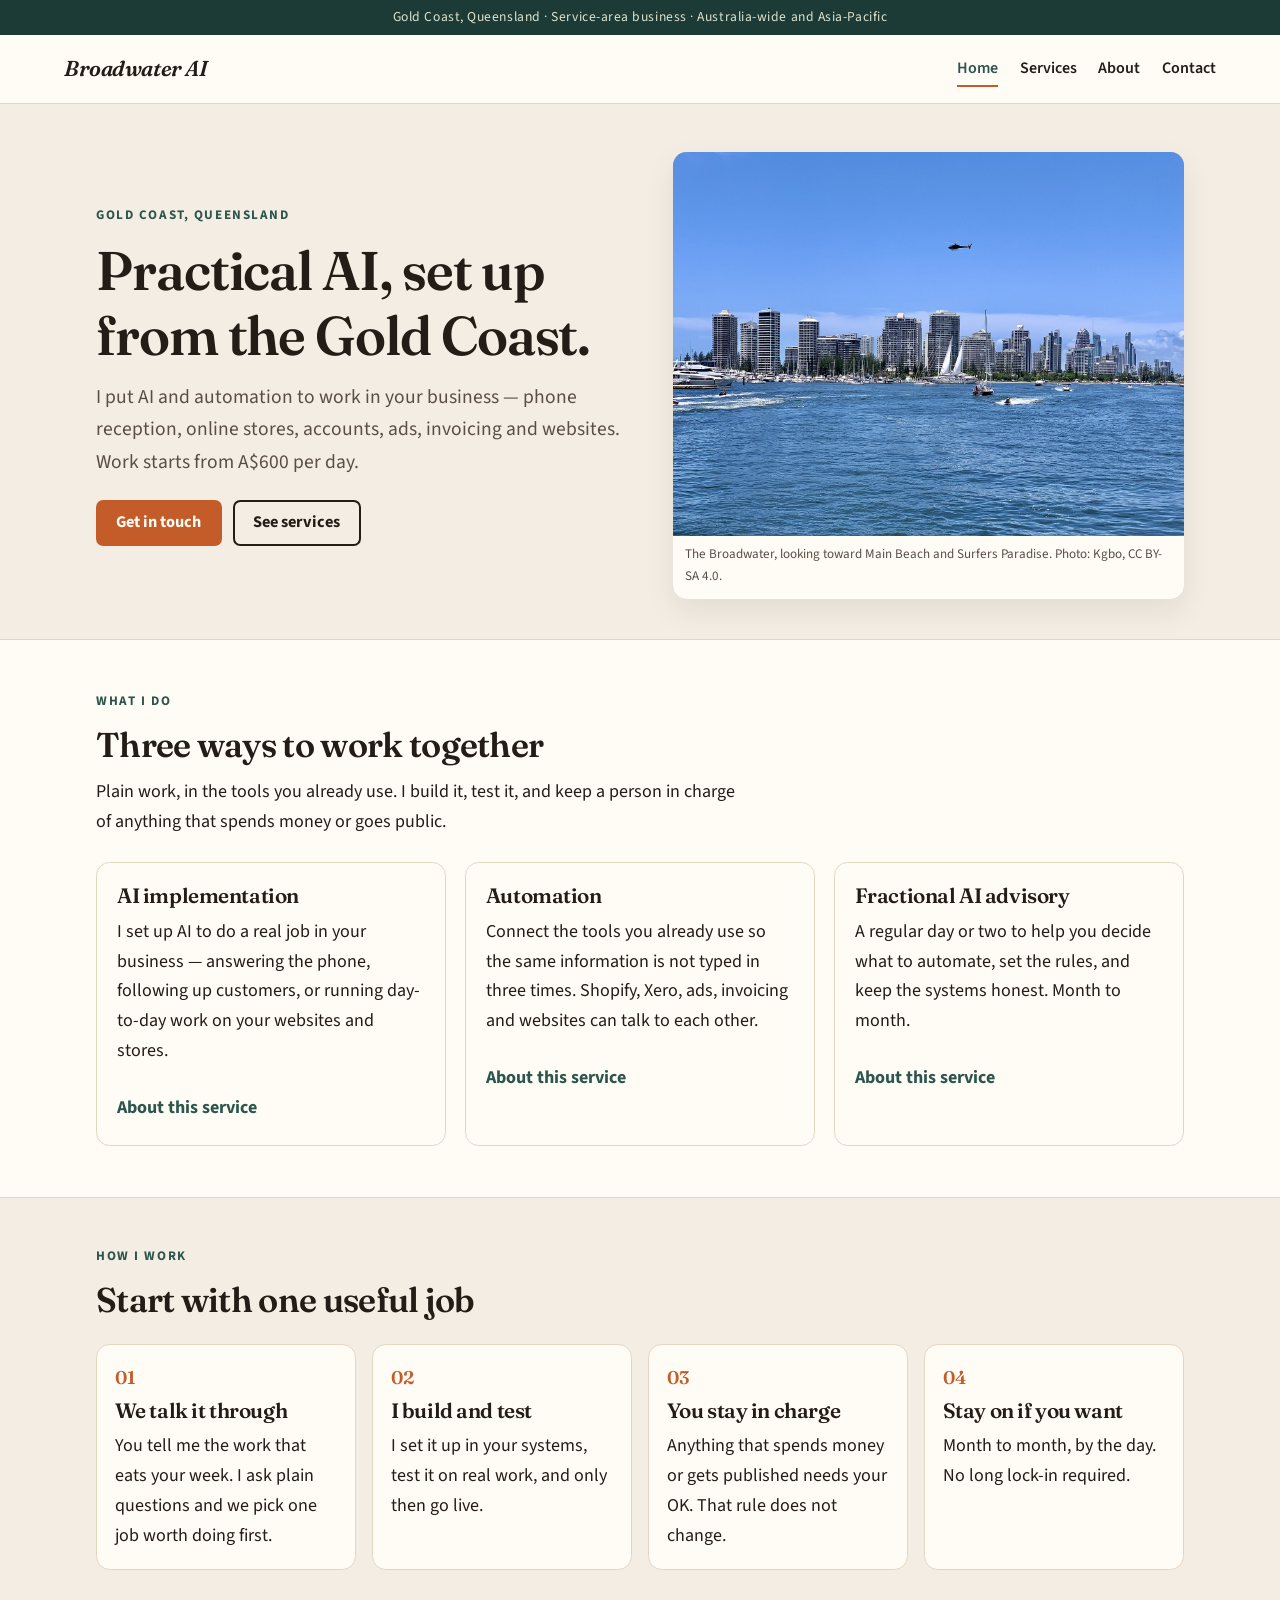
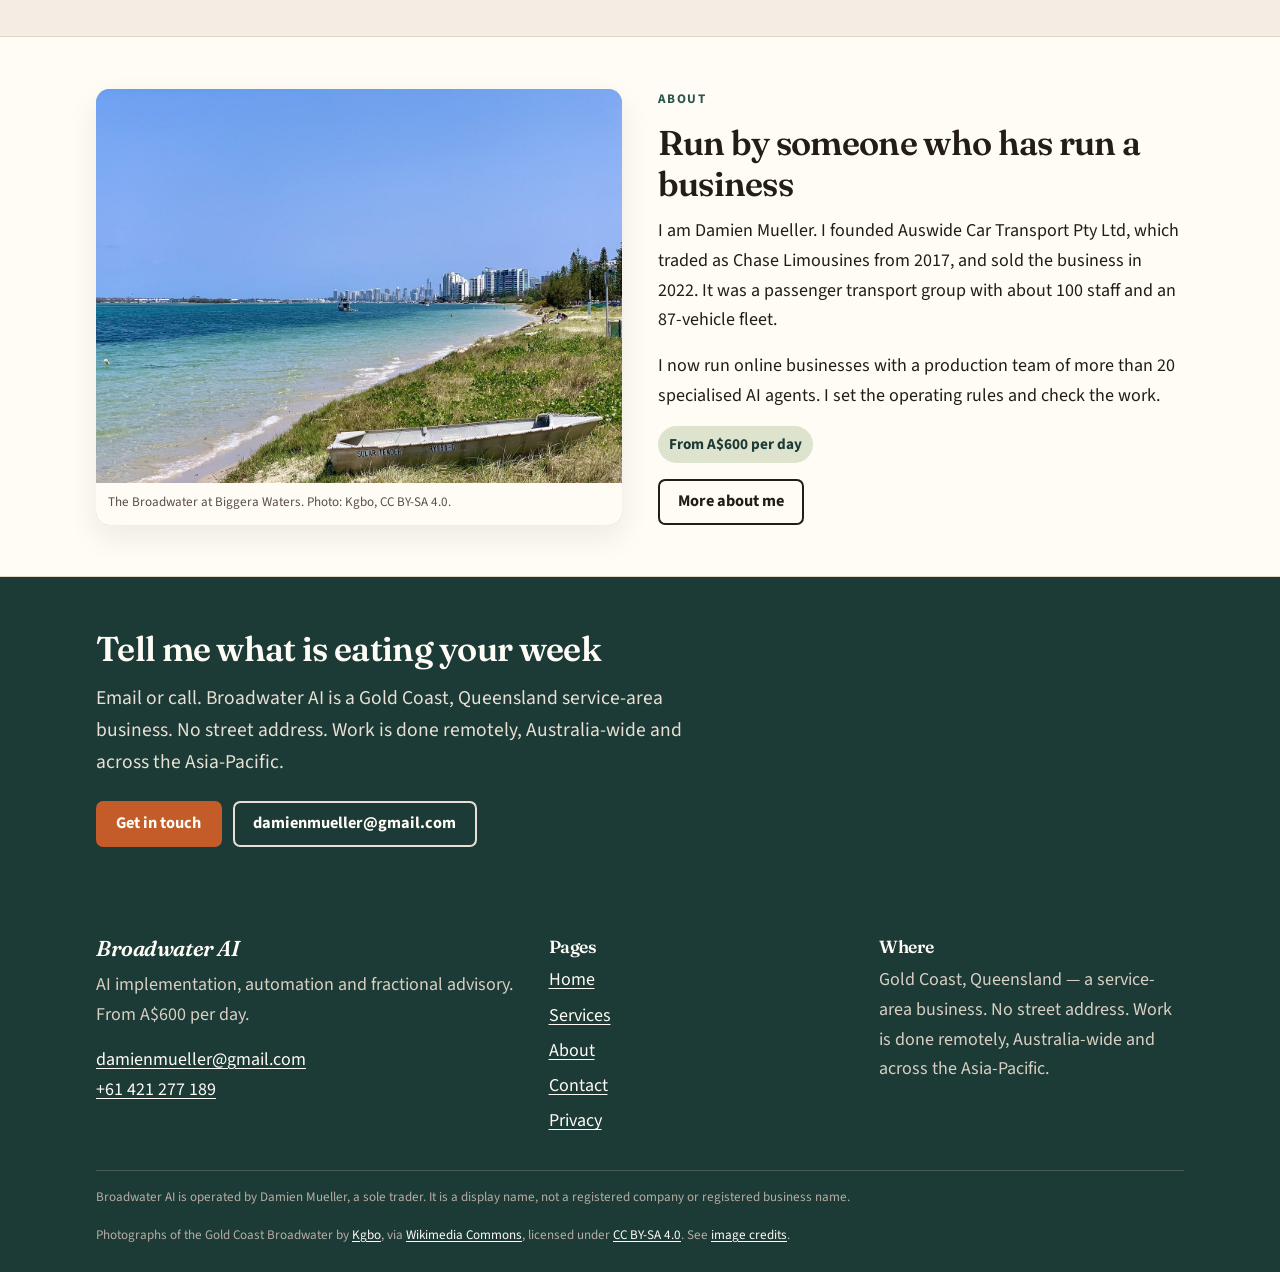
<file: index.html>
<!DOCTYPE html>
<html lang="en-AU">
<head>
  <meta charset="utf-8">
  <meta name="viewport" content="width=device-width, initial-scale=1">
  <title>Broadwater AI — AI implementation from the Gold Coast</title>
  <meta name="description" content="Practical AI implementation, automation and fractional advisory from the Gold Coast. Work starts from A$600 per day. Damien Mueller.">
  <link rel="canonical" href="https://damienmueller-cloud.github.io/gold-coast-ai/">
  <meta name="robots" content="index,follow">
  <meta property="og:type" content="website">
  <meta property="og:site_name" content="Broadwater AI">
  <meta property="og:title" content="Broadwater AI — AI implementation from the Gold Coast">
  <meta property="og:description" content="Practical AI implementation, automation and fractional advisory from the Gold Coast. Work starts from A$600 per day. Damien Mueller.">
  <meta property="og:url" content="https://damienmueller-cloud.github.io/gold-coast-ai/">
  <meta property="og:image" content="https://damienmueller-cloud.github.io/gold-coast-ai/images/og.jpg">
  <meta property="og:image:width" content="1200">
  <meta property="og:image:height" content="630">
  <meta property="og:locale" content="en_AU">
  <meta name="twitter:card" content="summary_large_image">
  <meta name="twitter:title" content="Broadwater AI — AI implementation from the Gold Coast">
  <meta name="twitter:description" content="Practical AI implementation, automation and fractional advisory from the Gold Coast. Work starts from A$600 per day. Damien Mueller.">
  <meta name="twitter:image" content="https://damienmueller-cloud.github.io/gold-coast-ai/images/og.jpg">
  <link rel="icon" href="favicon.svg" type="image/svg+xml">
  <link rel="icon" href="favicon.png" sizes="32x32" type="image/png">
  <link rel="apple-touch-icon" href="apple-touch-icon.png">
  <link rel="stylesheet" href="css/fonts.css">
  <link rel="stylesheet" href="css/styles.css">
  <link rel="preload" as="image" href="images/broadwater-main-beach.jpg">
  <script type="application/ld+json">
  {
    "@context": "https://schema.org",
    "@type": "ProfessionalService",
    "@id": "https://damienmueller-cloud.github.io/gold-coast-ai/#business",
    "name": "Broadwater AI",
    "url": "https://damienmueller-cloud.github.io/gold-coast-ai/",
    "email": "damienmueller@gmail.com",
    "telephone": "+61421277189",
    "description": "AI implementation, automation and fractional AI advisory, based on the Gold Coast. Work starts from A$600 per day.",
    "priceRange": "From A$600 per day (AUD)",
    "image": "https://damienmueller-cloud.github.io/gold-coast-ai/images/og.jpg",
    "founder": {
      "@type": "Person",
      "name": "Damien Mueller",
      "url": "https://damienmueller-cloud.github.io/damien-mueller/",
      "email": "damienmueller@gmail.com",
      "telephone": "+61421277189"
    },
    "address": {
      "@type": "PostalAddress",
      "addressLocality": "Gold Coast",
      "addressRegion": "QLD",
      "addressCountry": "AU"
    },
    "areaServed": ["AU", "Australia", "Asia-Pacific"],
    "sameAs": [
      "https://au.linkedin.com/in/damien-mueller-a53b8a63",
      "https://damienmueller-cloud.github.io/damien-mueller/"
    ]
  }
  </script>

  <script type="application/ld+json">
  {
    "@context": "https://schema.org",
    "@type": "WebSite",
    "name": "Broadwater AI",
    "url": "https://damienmueller-cloud.github.io/gold-coast-ai/",
    "publisher": {"@id": "https://damienmueller-cloud.github.io/gold-coast-ai/#business"}
  }
  </script>
</head>
<body>
  <a class="skip" href="#content">Skip to content</a>
  <div class="topbar">Gold Coast, Queensland · Service-area business · Australia-wide and Asia-Pacific</div>
  <header class="site">
    <div class="header-inner">
      <a class="wordmark" href="index.html">Broadwater AI</a>
      <input type="checkbox" id="nav-toggle">
      <label class="nav-btn" for="nav-toggle">Menu</label>
      <nav class="main" aria-label="Primary">
      <a href="index.html" aria-current="page">Home</a>
      <a href="services.html">Services</a>
      <a href="about.html">About</a>
      <a href="contact.html">Contact</a>
      </nav>
    </div>
  </header>
  <main id="content">

    <section class="hero">
      <div class="wrap hero-grid">
        <div>
          <p class="kicker">Gold Coast, Queensland</p>
          <h1>Practical AI, set up from the Gold Coast.</h1>
          <p class="lede">I put AI and automation to work in your business — phone reception, online stores, accounts, ads, invoicing and websites. Work starts from A$600 per day.</p>
          <div class="actions">
            <a class="btn btn-primary" href="contact.html">Get in touch</a>
            <a class="btn btn-ghost" href="services.html">See services</a>
          </div>
        </div>
        <figure class="frame">
          <img src="images/broadwater-main-beach.jpg" width="1600" height="1200" alt="Main Beach and Surfers Paradise in the distance, seen from the Gold Coast Broadwater on a clear day.">
          <figcaption>The Broadwater, looking toward Main Beach and Surfers Paradise. Photo: Kgbo, CC BY-SA 4.0.</figcaption>
        </figure>
      </div>
    </section>

    <section class="band-paper">
      <div class="wrap">
        <p class="kicker">What I do</p>
        <h2>Three ways to work together</h2>
        <p class="intro">Plain work, in the tools you already use. I build it, test it, and keep a person in charge of anything that spends money or goes public.</p>
        <div class="cards">
          <article class="card">
            <h3>AI implementation</h3>
            <p>I set up AI to do a real job in your business — answering the phone, following up customers, or running day-to-day work on your websites and stores.</p>
            <a class="more" href="services.html#implementation">About this service</a>
          </article>
          <article class="card">
            <h3>Automation</h3>
            <p>Connect the tools you already use so the same information is not typed in three times. Shopify, Xero, ads, invoicing and websites can talk to each other.</p>
            <a class="more" href="services.html#automation">About this service</a>
          </article>
          <article class="card">
            <h3>Fractional AI advisory</h3>
            <p>A regular day or two to help you decide what to automate, set the rules, and keep the systems honest. Month to month.</p>
            <a class="more" href="services.html#advisory">About this service</a>
          </article>
        </div>
      </div>
    </section>

    <section class="band">
      <div class="wrap">
        <p class="kicker">How I work</p>
        <h2>Start with one useful job</h2>
        <ol class="steps">
          <li>
            <h3>We talk it through</h3>
            <p>You tell me the work that eats your week. I ask plain questions and we pick one job worth doing first.</p>
          </li>
          <li>
            <h3>I build and test</h3>
            <p>I set it up in your systems, test it on real work, and only then go live.</p>
          </li>
          <li>
            <h3>You stay in charge</h3>
            <p>Anything that spends money or gets published needs your OK. That rule does not change.</p>
          </li>
          <li>
            <h3>Stay on if you want</h3>
            <p>Month to month, by the day. No long lock-in required.</p>
          </li>
        </ol>
      </div>
    </section>

    <section class="band-paper">
      <div class="wrap split">
        <figure class="frame">
          <img src="images/broadwater-biggera.jpg" width="1400" height="1050" alt="Open water and shoreline of the Gold Coast Broadwater at Biggera Waters.">
          <figcaption>The Broadwater at Biggera Waters. Photo: Kgbo, CC BY-SA 4.0.</figcaption>
        </figure>
        <div>
          <p class="kicker">About</p>
          <h2>Run by someone who has run a business</h2>
          <p>I am Damien Mueller. I founded Auswide Car Transport Pty Ltd, which traded as Chase Limousines from 2017, and sold the business in 2022. It was a passenger transport group with about 100 staff and an 87-vehicle fleet.</p>
          <p>I now run online businesses with a production team of more than 20 specialised AI agents. I set the operating rules and check the work.</p>
          <p><span class="rate-pill">From A$600 per day</span></p>
          <p style="margin-top:1rem"><a class="btn btn-ghost" href="about.html">More about me</a></p>
        </div>
      </div>
    </section>

    <section class="band-sea">
      <div class="wrap">
        <h2>Tell me what is eating your week</h2>
        <p class="lede" style="color:#e8e0d4">Email or call. Broadwater AI is a Gold Coast, Queensland service-area business. No street address. Work is done remotely, Australia-wide and across the Asia-Pacific.</p>
        <div class="actions">
          <a class="btn btn-primary" href="contact.html">Get in touch</a>
          <a class="btn btn-ghost" href="mailto:damienmueller@gmail.com" style="border-color:#e8e0d4;color:#fffbf5">damienmueller@gmail.com</a>
        </div>
      </div>
    </section>
  </main>
  <footer class="site">
    <div class="wrap">
      <div class="foot-grid">
        <div>
          <a class="wordmark" href="index.html">Broadwater AI</a>
          <p>AI implementation, automation and fractional advisory. From A$600 per day.</p>
          <p><a href="mailto:damienmueller@gmail.com">damienmueller@gmail.com</a><br>
          <a href="tel:+61421277189">+61 421 277 189</a></p>
        </div>
        <div>
          <h3>Pages</h3>
          <ul class="foot-links">
            <li><a href="index.html">Home</a></li>
            <li><a href="services.html">Services</a></li>
            <li><a href="about.html">About</a></li>
            <li><a href="contact.html">Contact</a></li>
            <li><a href="privacy.html">Privacy</a></li>
          </ul>
        </div>
        <div>
          <h3>Where</h3>
          <p>Gold Coast, Queensland — a service-area business. No street address. Work is done remotely, Australia-wide and across the Asia-Pacific.</p>
        </div>
      </div>
      <div class="tiny">
        <p>Broadwater AI is operated by Damien Mueller, a sole trader. It is a display name, not a registered company or registered business name.</p>
        <p>Photographs of the Gold Coast Broadwater by <a href="https://commons.wikimedia.org/wiki/User:Kgbo">Kgbo</a>, via <a href="https://commons.wikimedia.org/">Wikimedia Commons</a>, licensed under <a href="https://creativecommons.org/licenses/by-sa/4.0/">CC BY-SA 4.0</a>. See <a href="images/CREDITS.txt">image credits</a>.</p>
      </div>
    </div>
  </footer>
</body>
</html>
</file>
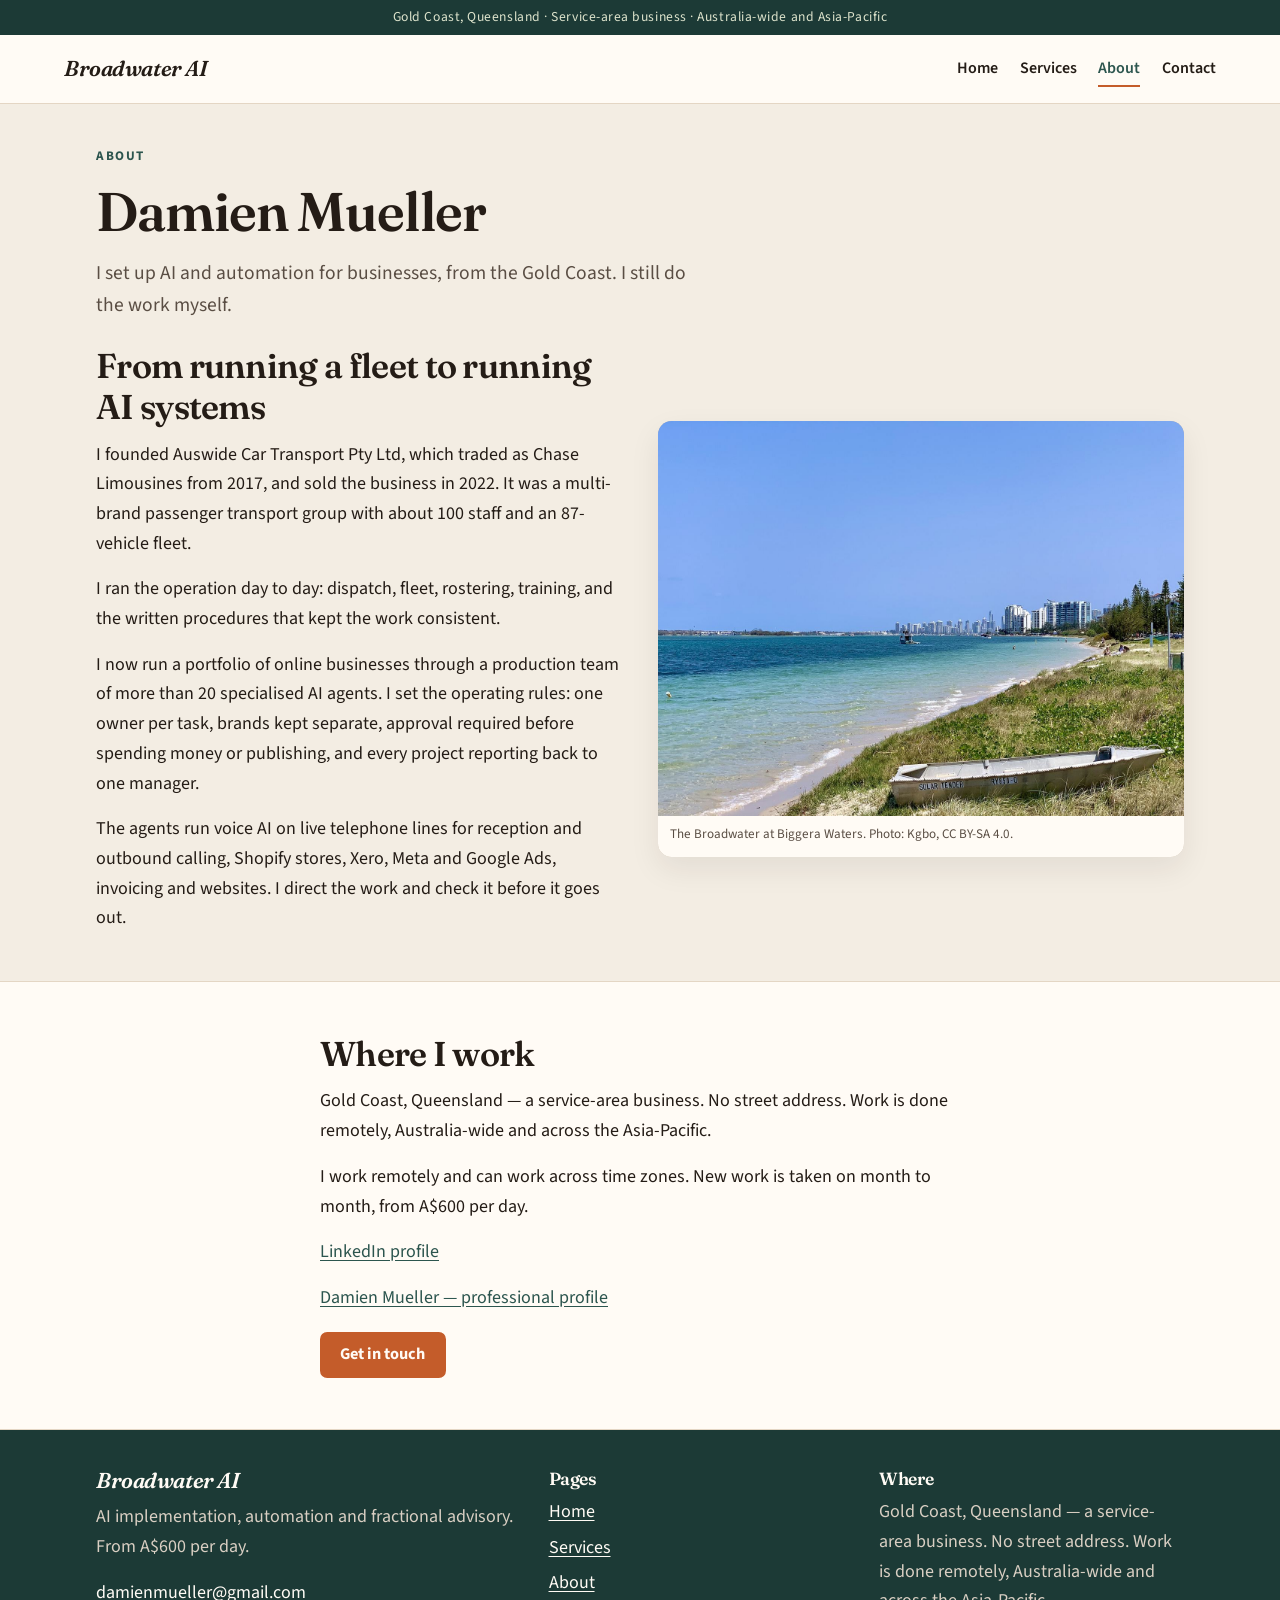
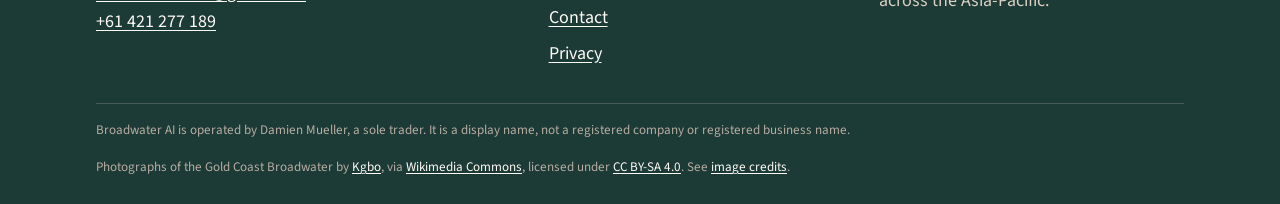
<file: about.html>
<!DOCTYPE html>
<html lang="en-AU">
<head>
  <meta charset="utf-8">
  <meta name="viewport" content="width=device-width, initial-scale=1">
  <title>About Damien Mueller — Broadwater AI</title>
  <meta name="description" content="Damien Mueller founded a transport business, and now runs online businesses with specialised AI agents. Based on the Gold Coast.">
  <link rel="canonical" href="https://damienmueller-cloud.github.io/gold-coast-ai/about.html">
  <meta name="robots" content="index,follow">
  <meta property="og:type" content="website">
  <meta property="og:site_name" content="Broadwater AI">
  <meta property="og:title" content="About Damien Mueller — Broadwater AI">
  <meta property="og:description" content="Damien Mueller founded a transport business, and now runs online businesses with specialised AI agents. Based on the Gold Coast.">
  <meta property="og:url" content="https://damienmueller-cloud.github.io/gold-coast-ai/about.html">
  <meta property="og:image" content="https://damienmueller-cloud.github.io/gold-coast-ai/images/og.jpg">
  <meta property="og:image:width" content="1200">
  <meta property="og:image:height" content="630">
  <meta property="og:locale" content="en_AU">
  <meta name="twitter:card" content="summary_large_image">
  <meta name="twitter:title" content="About Damien Mueller — Broadwater AI">
  <meta name="twitter:description" content="Damien Mueller founded a transport business, and now runs online businesses with specialised AI agents. Based on the Gold Coast.">
  <meta name="twitter:image" content="https://damienmueller-cloud.github.io/gold-coast-ai/images/og.jpg">
  <link rel="icon" href="favicon.svg" type="image/svg+xml">
  <link rel="icon" href="favicon.png" sizes="32x32" type="image/png">
  <link rel="apple-touch-icon" href="apple-touch-icon.png">
  <link rel="stylesheet" href="css/fonts.css">
  <link rel="stylesheet" href="css/styles.css">
  <script type="application/ld+json">
  {
    "@context": "https://schema.org",
    "@type": "ProfessionalService",
    "@id": "https://damienmueller-cloud.github.io/gold-coast-ai/#business",
    "name": "Broadwater AI",
    "url": "https://damienmueller-cloud.github.io/gold-coast-ai/",
    "email": "damienmueller@gmail.com",
    "telephone": "+61421277189",
    "description": "AI implementation, automation and fractional AI advisory, based on the Gold Coast. Work starts from A$600 per day.",
    "priceRange": "From A$600 per day (AUD)",
    "image": "https://damienmueller-cloud.github.io/gold-coast-ai/images/og.jpg",
    "founder": {
      "@type": "Person",
      "name": "Damien Mueller",
      "url": "https://damienmueller-cloud.github.io/damien-mueller/",
      "email": "damienmueller@gmail.com",
      "telephone": "+61421277189"
    },
    "address": {
      "@type": "PostalAddress",
      "addressLocality": "Gold Coast",
      "addressRegion": "QLD",
      "addressCountry": "AU"
    },
    "areaServed": ["AU", "Australia", "Asia-Pacific"],
    "sameAs": [
      "https://au.linkedin.com/in/damien-mueller-a53b8a63",
      "https://damienmueller-cloud.github.io/damien-mueller/"
    ]
  }
  </script>
</head>
<body>
  <a class="skip" href="#content">Skip to content</a>
  <div class="topbar">Gold Coast, Queensland · Service-area business · Australia-wide and Asia-Pacific</div>
  <header class="site">
    <div class="header-inner">
      <a class="wordmark" href="index.html">Broadwater AI</a>
      <input type="checkbox" id="nav-toggle">
      <label class="nav-btn" for="nav-toggle">Menu</label>
      <nav class="main" aria-label="Primary">
      <a href="index.html">Home</a>
      <a href="services.html">Services</a>
      <a href="about.html" aria-current="page">About</a>
      <a href="contact.html">Contact</a>
      </nav>
    </div>
  </header>
  <main id="content">

    <section class="page-head">
      <div class="wrap">
        <p class="kicker">About</p>
        <h1>Damien Mueller</h1>
        <p class="lede">I set up AI and automation for businesses, from the Gold Coast. I still do the work myself.</p>
      </div>
    </section>

    <section class="band" style="padding-top:0">
      <div class="wrap split">
        <div>
          <h2>From running a fleet to running AI systems</h2>
          <p>I founded Auswide Car Transport Pty Ltd, which traded as Chase Limousines from 2017, and sold the business in 2022. It was a multi-brand passenger transport group with about 100 staff and an 87-vehicle fleet.</p>
          <p>I ran the operation day to day: dispatch, fleet, rostering, training, and the written procedures that kept the work consistent.</p>
          <p>I now run a portfolio of online businesses through a production team of more than 20 specialised AI agents. I set the operating rules: one owner per task, brands kept separate, approval required before spending money or publishing, and every project reporting back to one manager.</p>
          <p>The agents run voice AI on live telephone lines for reception and outbound calling, Shopify stores, Xero, Meta and Google Ads, invoicing and websites. I direct the work and check it before it goes out.</p>
        </div>
        <figure class="frame">
          <img src="images/broadwater-biggera.jpg" width="1400" height="1050" alt="The Gold Coast Broadwater at Biggera Waters, looking across open water.">
          <figcaption>The Broadwater at Biggera Waters. Photo: Kgbo, CC BY-SA 4.0.</figcaption>
        </figure>
      </div>
    </section>

    <section class="band-paper">
      <div class="wrap intro">
        <h2>Where I work</h2>
        <p>Gold Coast, Queensland — a service-area business. No street address. Work is done remotely, Australia-wide and across the Asia-Pacific.</p>
        <p>I work remotely and can work across time zones. New work is taken on month to month, from A$600 per day.</p>
        <p><a href="https://au.linkedin.com/in/damien-mueller-a53b8a63">LinkedIn profile</a></p>
        <p><a href="https://damienmueller-cloud.github.io/damien-mueller/">Damien Mueller — professional profile</a></p>
        <p style="margin-top:1.2rem"><a class="btn btn-primary" href="contact.html">Get in touch</a></p>
      </div>
    </section>
  </main>
  <footer class="site">
    <div class="wrap">
      <div class="foot-grid">
        <div>
          <a class="wordmark" href="index.html">Broadwater AI</a>
          <p>AI implementation, automation and fractional advisory. From A$600 per day.</p>
          <p><a href="mailto:damienmueller@gmail.com">damienmueller@gmail.com</a><br>
          <a href="tel:+61421277189">+61 421 277 189</a></p>
        </div>
        <div>
          <h3>Pages</h3>
          <ul class="foot-links">
            <li><a href="index.html">Home</a></li>
            <li><a href="services.html">Services</a></li>
            <li><a href="about.html">About</a></li>
            <li><a href="contact.html">Contact</a></li>
            <li><a href="privacy.html">Privacy</a></li>
          </ul>
        </div>
        <div>
          <h3>Where</h3>
          <p>Gold Coast, Queensland — a service-area business. No street address. Work is done remotely, Australia-wide and across the Asia-Pacific.</p>
        </div>
      </div>
      <div class="tiny">
        <p>Broadwater AI is operated by Damien Mueller, a sole trader. It is a display name, not a registered company or registered business name.</p>
        <p>Photographs of the Gold Coast Broadwater by <a href="https://commons.wikimedia.org/wiki/User:Kgbo">Kgbo</a>, via <a href="https://commons.wikimedia.org/">Wikimedia Commons</a>, licensed under <a href="https://creativecommons.org/licenses/by-sa/4.0/">CC BY-SA 4.0</a>. See <a href="images/CREDITS.txt">image credits</a>.</p>
      </div>
    </div>
  </footer>
</body>
</html>
</file>
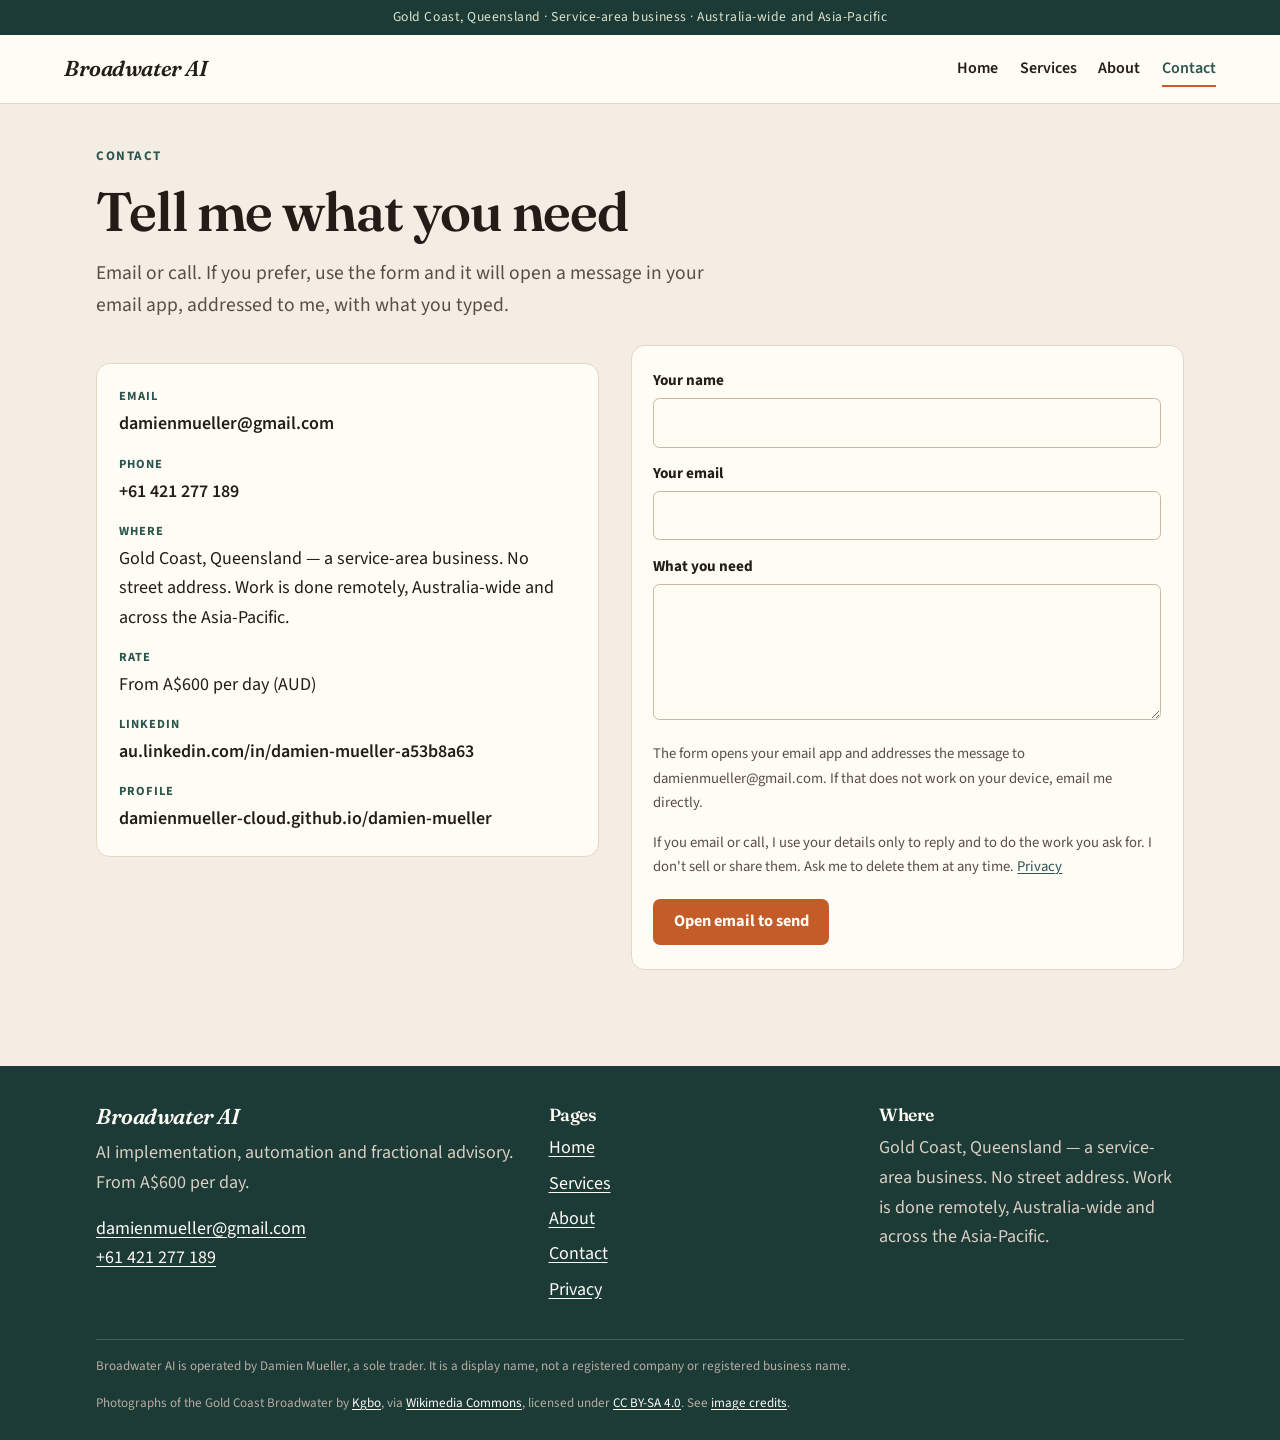
<file: contact.html>
<!DOCTYPE html>
<html lang="en-AU">
<head>
  <meta charset="utf-8">
  <meta name="viewport" content="width=device-width, initial-scale=1">
  <title>Contact — Broadwater AI</title>
  <meta name="description" content="Contact Damien Mueller at Broadwater AI. Email damienmueller@gmail.com or call +61 421 277 189. Gold Coast, Queensland service-area business. No street address.">
  <link rel="canonical" href="https://damienmueller-cloud.github.io/gold-coast-ai/contact.html">
  <meta name="robots" content="index,follow">
  <meta property="og:type" content="website">
  <meta property="og:site_name" content="Broadwater AI">
  <meta property="og:title" content="Contact — Broadwater AI">
  <meta property="og:description" content="Contact Damien Mueller at Broadwater AI. Email damienmueller@gmail.com or call +61 421 277 189. Gold Coast, Queensland service-area business. No street address.">
  <meta property="og:url" content="https://damienmueller-cloud.github.io/gold-coast-ai/contact.html">
  <meta property="og:image" content="https://damienmueller-cloud.github.io/gold-coast-ai/images/og.jpg">
  <meta property="og:image:width" content="1200">
  <meta property="og:image:height" content="630">
  <meta property="og:locale" content="en_AU">
  <meta name="twitter:card" content="summary_large_image">
  <meta name="twitter:title" content="Contact — Broadwater AI">
  <meta name="twitter:description" content="Contact Damien Mueller at Broadwater AI. Email damienmueller@gmail.com or call +61 421 277 189. Gold Coast, Queensland service-area business. No street address.">
  <meta name="twitter:image" content="https://damienmueller-cloud.github.io/gold-coast-ai/images/og.jpg">
  <link rel="icon" href="favicon.svg" type="image/svg+xml">
  <link rel="icon" href="favicon.png" sizes="32x32" type="image/png">
  <link rel="apple-touch-icon" href="apple-touch-icon.png">
  <link rel="stylesheet" href="css/fonts.css">
  <link rel="stylesheet" href="css/styles.css">
  <script type="application/ld+json">
  {
    "@context": "https://schema.org",
    "@type": "ProfessionalService",
    "@id": "https://damienmueller-cloud.github.io/gold-coast-ai/#business",
    "name": "Broadwater AI",
    "url": "https://damienmueller-cloud.github.io/gold-coast-ai/",
    "email": "damienmueller@gmail.com",
    "telephone": "+61421277189",
    "description": "AI implementation, automation and fractional AI advisory, based on the Gold Coast. Work starts from A$600 per day.",
    "priceRange": "From A$600 per day (AUD)",
    "image": "https://damienmueller-cloud.github.io/gold-coast-ai/images/og.jpg",
    "founder": {
      "@type": "Person",
      "name": "Damien Mueller",
      "url": "https://damienmueller-cloud.github.io/damien-mueller/",
      "email": "damienmueller@gmail.com",
      "telephone": "+61421277189"
    },
    "address": {
      "@type": "PostalAddress",
      "addressLocality": "Gold Coast",
      "addressRegion": "QLD",
      "addressCountry": "AU"
    },
    "areaServed": ["AU", "Australia", "Asia-Pacific"],
    "sameAs": [
      "https://au.linkedin.com/in/damien-mueller-a53b8a63",
      "https://damienmueller-cloud.github.io/damien-mueller/"
    ]
  }
  </script>
</head>
<body>
  <a class="skip" href="#content">Skip to content</a>
  <div class="topbar">Gold Coast, Queensland · Service-area business · Australia-wide and Asia-Pacific</div>
  <header class="site">
    <div class="header-inner">
      <a class="wordmark" href="index.html">Broadwater AI</a>
      <input type="checkbox" id="nav-toggle">
      <label class="nav-btn" for="nav-toggle">Menu</label>
      <nav class="main" aria-label="Primary">
      <a href="index.html">Home</a>
      <a href="services.html">Services</a>
      <a href="about.html">About</a>
      <a href="contact.html" aria-current="page">Contact</a>
      </nav>
    </div>
  </header>
  <main id="content">

    <section class="page-head">
      <div class="wrap">
        <p class="kicker">Contact</p>
        <h1>Tell me what you need</h1>
        <p class="lede">Email or call. If you prefer, use the form and it will open a message in your email app, addressed to me, with what you typed.</p>
      </div>
    </section>

    <section class="band" style="padding-top:0">
      <div class="wrap contact-grid">
        <dl class="details">
          <dt>Email</dt>
          <dd><a href="mailto:damienmueller@gmail.com">damienmueller@gmail.com</a></dd>
          <dt>Phone</dt>
          <dd><a href="tel:+61421277189">+61 421 277 189</a></dd>
          <dt>Where</dt>
          <dd>Gold Coast, Queensland — a service-area business. No street address. Work is done remotely, Australia-wide and across the Asia-Pacific.</dd>
          <dt>Rate</dt>
          <dd>From A$600 per day (AUD)</dd>
          <dt>LinkedIn</dt>
          <dd><a href="https://au.linkedin.com/in/damien-mueller-a53b8a63">au.linkedin.com/in/damien-mueller-a53b8a63</a></dd>
          <dt>Profile</dt>
          <dd><a href="https://damienmueller-cloud.github.io/damien-mueller/">damienmueller-cloud.github.io/damien-mueller</a></dd>
        </dl>

        <form class="mailform" id="contact-form" action="mailto:damienmueller@gmail.com?subject=Broadwater%20AI%20enquiry" method="post" enctype="text/plain">
          <label for="name">Your name</label>
          <input id="name" name="Name" type="text" autocomplete="name" required>

          <label for="email">Your email</label>
          <input id="email" name="Email" type="email" autocomplete="email" required>

          <label for="message">What you need</label>
          <textarea id="message" name="Message" required></textarea>

          <p class="form-note">The form opens your email app and addresses the message to damienmueller@gmail.com. If that does not work on your device, email me directly.</p>
          <p class="form-note">If you email or call, I use your details only to reply and to do the work you ask for. I don't sell or share them. Ask me to delete them at any time. <a href="privacy.html">Privacy</a></p>
          <button class="btn btn-primary" type="submit">Open email to send</button>
        </form>
      </div>
    </section>
  <script src="js/contact.js"></script>
  </main>
  <footer class="site">
    <div class="wrap">
      <div class="foot-grid">
        <div>
          <a class="wordmark" href="index.html">Broadwater AI</a>
          <p>AI implementation, automation and fractional advisory. From A$600 per day.</p>
          <p><a href="mailto:damienmueller@gmail.com">damienmueller@gmail.com</a><br>
          <a href="tel:+61421277189">+61 421 277 189</a></p>
        </div>
        <div>
          <h3>Pages</h3>
          <ul class="foot-links">
            <li><a href="index.html">Home</a></li>
            <li><a href="services.html">Services</a></li>
            <li><a href="about.html">About</a></li>
            <li><a href="contact.html">Contact</a></li>
            <li><a href="privacy.html">Privacy</a></li>
          </ul>
        </div>
        <div>
          <h3>Where</h3>
          <p>Gold Coast, Queensland — a service-area business. No street address. Work is done remotely, Australia-wide and across the Asia-Pacific.</p>
        </div>
      </div>
      <div class="tiny">
        <p>Broadwater AI is operated by Damien Mueller, a sole trader. It is a display name, not a registered company or registered business name.</p>
        <p>Photographs of the Gold Coast Broadwater by <a href="https://commons.wikimedia.org/wiki/User:Kgbo">Kgbo</a>, via <a href="https://commons.wikimedia.org/">Wikimedia Commons</a>, licensed under <a href="https://creativecommons.org/licenses/by-sa/4.0/">CC BY-SA 4.0</a>. See <a href="images/CREDITS.txt">image credits</a>.</p>
      </div>
    </div>
  </footer>
</body>
</html>
</file>
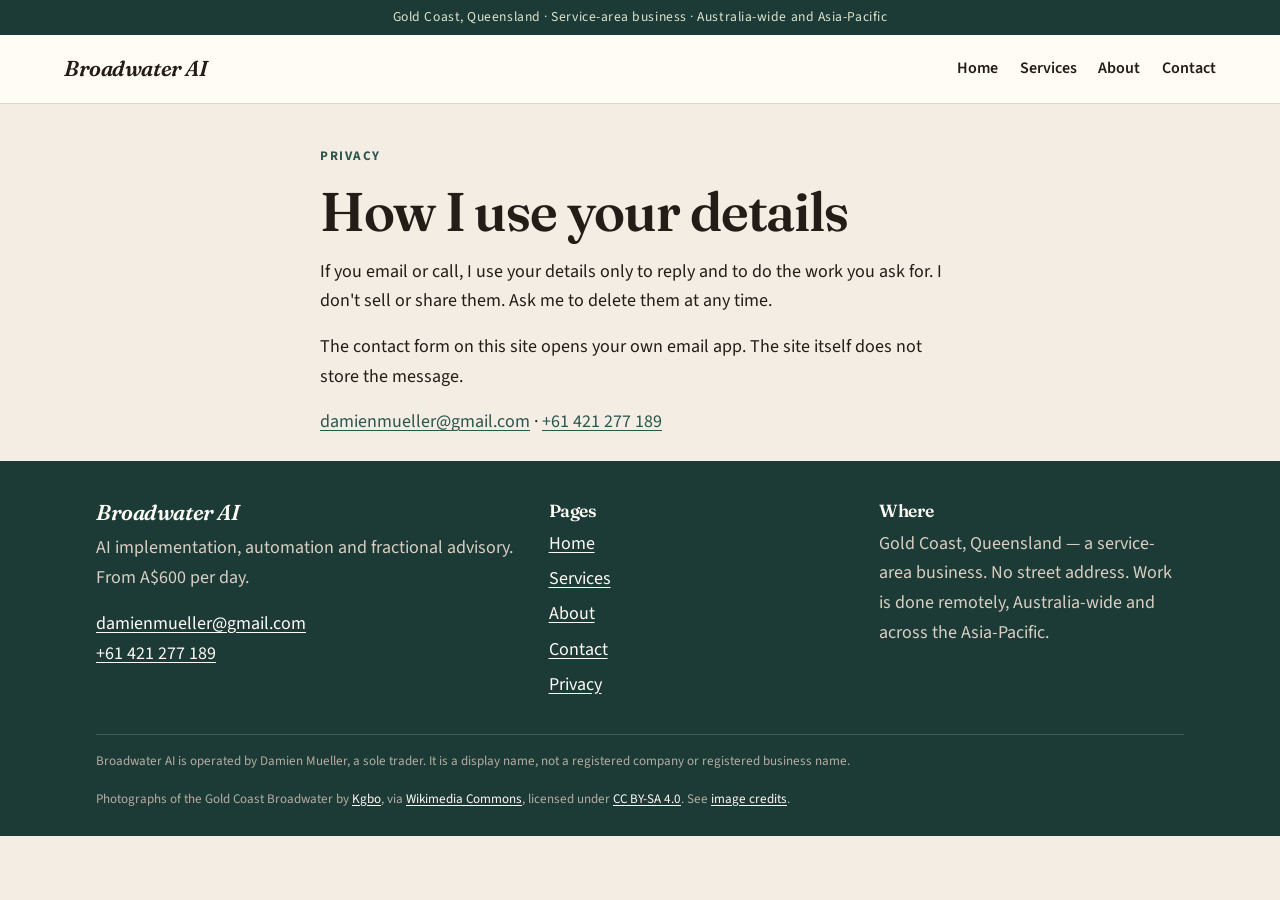
<file: privacy.html>
<!DOCTYPE html>
<html lang="en-AU">
<head>
  <meta charset="utf-8">
  <meta name="viewport" content="width=device-width, initial-scale=1">
  <title>Privacy — Broadwater AI</title>
  <meta name="description" content="If you email or call Broadwater AI, your details are used only to reply and to do the work you ask for. They are not sold or shared.">
  <link rel="canonical" href="https://damienmueller-cloud.github.io/gold-coast-ai/privacy.html">
  <meta name="robots" content="index,follow">
  <meta property="og:type" content="website">
  <meta property="og:site_name" content="Broadwater AI">
  <meta property="og:title" content="Privacy — Broadwater AI">
  <meta property="og:description" content="If you email or call Broadwater AI, your details are used only to reply and to do the work you ask for. They are not sold or shared.">
  <meta property="og:url" content="https://damienmueller-cloud.github.io/gold-coast-ai/privacy.html">
  <meta property="og:image" content="https://damienmueller-cloud.github.io/gold-coast-ai/images/og.jpg">
  <meta property="og:image:width" content="1200">
  <meta property="og:image:height" content="630">
  <meta property="og:locale" content="en_AU">
  <meta name="twitter:card" content="summary_large_image">
  <meta name="twitter:title" content="Privacy — Broadwater AI">
  <meta name="twitter:description" content="If you email or call Broadwater AI, your details are used only to reply and to do the work you ask for. They are not sold or shared.">
  <meta name="twitter:image" content="https://damienmueller-cloud.github.io/gold-coast-ai/images/og.jpg">
  <link rel="icon" href="favicon.svg" type="image/svg+xml">
  <link rel="icon" href="favicon.png" sizes="32x32" type="image/png">
  <link rel="apple-touch-icon" href="apple-touch-icon.png">
  <link rel="stylesheet" href="css/fonts.css">
  <link rel="stylesheet" href="css/styles.css">
</head>
<body>
  <a class="skip" href="#content">Skip to content</a>
  <div class="topbar">Gold Coast, Queensland · Service-area business · Australia-wide and Asia-Pacific</div>
  <header class="site">
    <div class="header-inner">
      <a class="wordmark" href="index.html">Broadwater AI</a>
      <input type="checkbox" id="nav-toggle">
      <label class="nav-btn" for="nav-toggle">Menu</label>
      <nav class="main" aria-label="Primary">
      <a href="index.html">Home</a>
      <a href="services.html">Services</a>
      <a href="about.html">About</a>
      <a href="contact.html">Contact</a>
      </nav>
    </div>
  </header>
  <main id="content">
    <section class="page-head">
      <div class="wrap intro">
        <p class="kicker">Privacy</p>
        <h1>How I use your details</h1>
        <p>If you email or call, I use your details only to reply and to do the work you ask for. I don't sell or share them. Ask me to delete them at any time.</p>
        <p>The contact form on this site opens your own email app. The site itself does not store the message.</p>
        <p><a href="mailto:damienmueller@gmail.com">damienmueller@gmail.com</a> · <a href="tel:+61421277189">+61 421 277 189</a></p>
      </div>
    </section>
  </main>
  <footer class="site">
    <div class="wrap">
      <div class="foot-grid">
        <div>
          <a class="wordmark" href="index.html">Broadwater AI</a>
          <p>AI implementation, automation and fractional advisory. From A$600 per day.</p>
          <p><a href="mailto:damienmueller@gmail.com">damienmueller@gmail.com</a><br>
          <a href="tel:+61421277189">+61 421 277 189</a></p>
        </div>
        <div>
          <h3>Pages</h3>
          <ul class="foot-links">
            <li><a href="index.html">Home</a></li>
            <li><a href="services.html">Services</a></li>
            <li><a href="about.html">About</a></li>
            <li><a href="contact.html">Contact</a></li>
            <li><a href="privacy.html">Privacy</a></li>
          </ul>
        </div>
        <div>
          <h3>Where</h3>
          <p>Gold Coast, Queensland — a service-area business. No street address. Work is done remotely, Australia-wide and across the Asia-Pacific.</p>
        </div>
      </div>
      <div class="tiny">
        <p>Broadwater AI is operated by Damien Mueller, a sole trader. It is a display name, not a registered company or registered business name.</p>
        <p>Photographs of the Gold Coast Broadwater by <a href="https://commons.wikimedia.org/wiki/User:Kgbo">Kgbo</a>, via <a href="https://commons.wikimedia.org/">Wikimedia Commons</a>, licensed under <a href="https://creativecommons.org/licenses/by-sa/4.0/">CC BY-SA 4.0</a>. See <a href="images/CREDITS.txt">image credits</a>.</p>
      </div>
    </div>
  </footer>
</body>
</html>
</file>
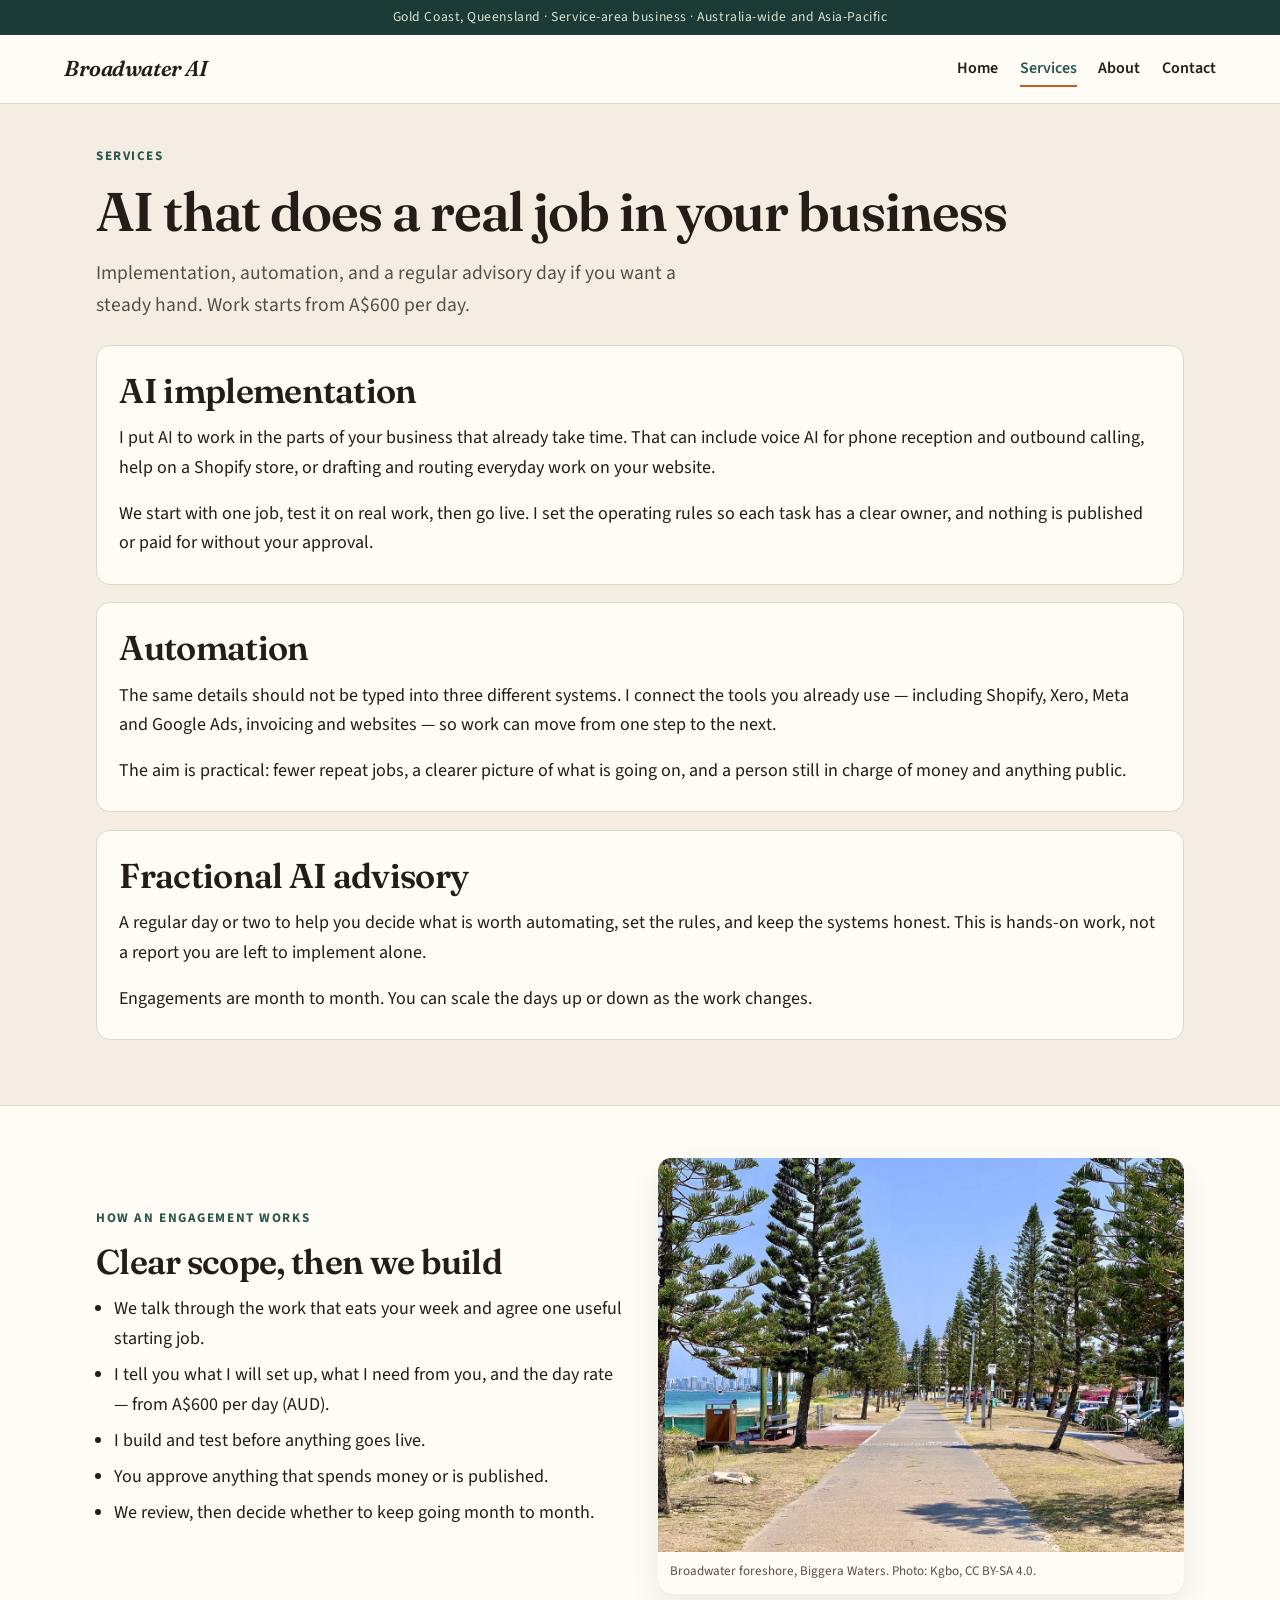
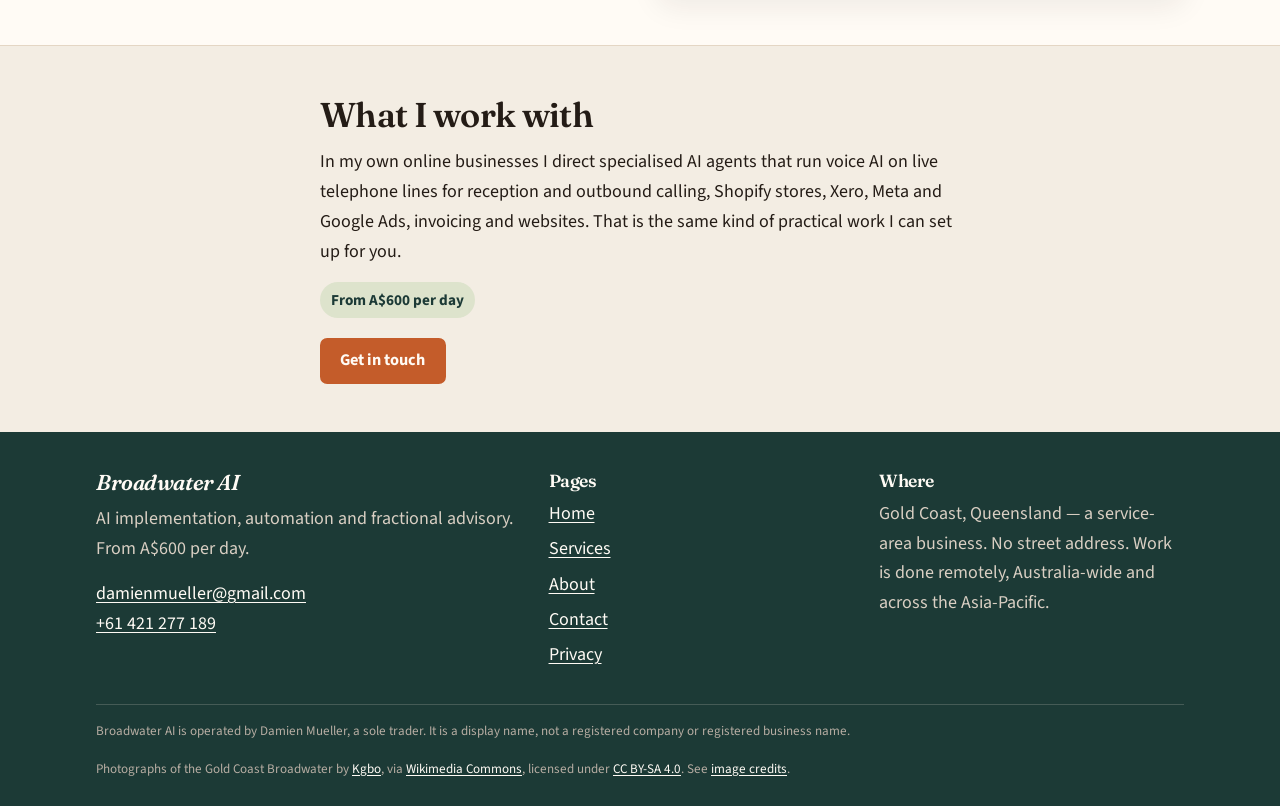
<file: services.html>
<!DOCTYPE html>
<html lang="en-AU">
<head>
  <meta charset="utf-8">
  <meta name="viewport" content="width=device-width, initial-scale=1">
  <title>Services — Broadwater AI</title>
  <meta name="description" content="AI implementation, automation, and fractional AI advisory from Broadwater AI on the Gold Coast. From A$600 per day.">
  <link rel="canonical" href="https://damienmueller-cloud.github.io/gold-coast-ai/services.html">
  <meta name="robots" content="index,follow">
  <meta property="og:type" content="website">
  <meta property="og:site_name" content="Broadwater AI">
  <meta property="og:title" content="Services — Broadwater AI">
  <meta property="og:description" content="AI implementation, automation, and fractional AI advisory from Broadwater AI on the Gold Coast. From A$600 per day.">
  <meta property="og:url" content="https://damienmueller-cloud.github.io/gold-coast-ai/services.html">
  <meta property="og:image" content="https://damienmueller-cloud.github.io/gold-coast-ai/images/og.jpg">
  <meta property="og:image:width" content="1200">
  <meta property="og:image:height" content="630">
  <meta property="og:locale" content="en_AU">
  <meta name="twitter:card" content="summary_large_image">
  <meta name="twitter:title" content="Services — Broadwater AI">
  <meta name="twitter:description" content="AI implementation, automation, and fractional AI advisory from Broadwater AI on the Gold Coast. From A$600 per day.">
  <meta name="twitter:image" content="https://damienmueller-cloud.github.io/gold-coast-ai/images/og.jpg">
  <link rel="icon" href="favicon.svg" type="image/svg+xml">
  <link rel="icon" href="favicon.png" sizes="32x32" type="image/png">
  <link rel="apple-touch-icon" href="apple-touch-icon.png">
  <link rel="stylesheet" href="css/fonts.css">
  <link rel="stylesheet" href="css/styles.css">
  <script type="application/ld+json">
  {
    "@context": "https://schema.org",
    "@type": "ProfessionalService",
    "@id": "https://damienmueller-cloud.github.io/gold-coast-ai/#business",
    "name": "Broadwater AI",
    "url": "https://damienmueller-cloud.github.io/gold-coast-ai/",
    "email": "damienmueller@gmail.com",
    "telephone": "+61421277189",
    "description": "AI implementation, automation and fractional AI advisory, based on the Gold Coast. Work starts from A$600 per day.",
    "priceRange": "From A$600 per day (AUD)",
    "image": "https://damienmueller-cloud.github.io/gold-coast-ai/images/og.jpg",
    "founder": {
      "@type": "Person",
      "name": "Damien Mueller",
      "url": "https://damienmueller-cloud.github.io/damien-mueller/",
      "email": "damienmueller@gmail.com",
      "telephone": "+61421277189"
    },
    "address": {
      "@type": "PostalAddress",
      "addressLocality": "Gold Coast",
      "addressRegion": "QLD",
      "addressCountry": "AU"
    },
    "areaServed": ["AU", "Australia", "Asia-Pacific"],
    "sameAs": [
      "https://au.linkedin.com/in/damien-mueller-a53b8a63",
      "https://damienmueller-cloud.github.io/damien-mueller/"
    ]
  }
  </script>
</head>
<body>
  <a class="skip" href="#content">Skip to content</a>
  <div class="topbar">Gold Coast, Queensland · Service-area business · Australia-wide and Asia-Pacific</div>
  <header class="site">
    <div class="header-inner">
      <a class="wordmark" href="index.html">Broadwater AI</a>
      <input type="checkbox" id="nav-toggle">
      <label class="nav-btn" for="nav-toggle">Menu</label>
      <nav class="main" aria-label="Primary">
      <a href="index.html">Home</a>
      <a href="services.html" aria-current="page">Services</a>
      <a href="about.html">About</a>
      <a href="contact.html">Contact</a>
      </nav>
    </div>
  </header>
  <main id="content">

    <section class="page-head">
      <div class="wrap">
        <p class="kicker">Services</p>
        <h1>AI that does a real job in your business</h1>
        <p class="lede">Implementation, automation, and a regular advisory day if you want a steady hand. Work starts from A$600 per day.</p>
      </div>
    </section>

    <section class="band" style="padding-top:0">
      <div class="wrap">
        <article class="service" id="implementation">
          <h2>AI implementation</h2>
          <p>I put AI to work in the parts of your business that already take time. That can include voice AI for phone reception and outbound calling, help on a Shopify store, or drafting and routing everyday work on your website.</p>
          <p>We start with one job, test it on real work, then go live. I set the operating rules so each task has a clear owner, and nothing is published or paid for without your approval.</p>
        </article>

        <article class="service" id="automation">
          <h2>Automation</h2>
          <p>The same details should not be typed into three different systems. I connect the tools you already use — including Shopify, Xero, Meta and Google Ads, invoicing and websites — so work can move from one step to the next.</p>
          <p>The aim is practical: fewer repeat jobs, a clearer picture of what is going on, and a person still in charge of money and anything public.</p>
        </article>

        <article class="service" id="advisory">
          <h2>Fractional AI advisory</h2>
          <p>A regular day or two to help you decide what is worth automating, set the rules, and keep the systems honest. This is hands-on work, not a report you are left to implement alone.</p>
          <p>Engagements are month to month. You can scale the days up or down as the work changes.</p>
        </article>
      </div>
    </section>

    <section class="band-paper">
      <div class="wrap split">
        <div>
          <p class="kicker">How an engagement works</p>
          <h2>Clear scope, then we build</h2>
          <ul class="plain">
            <li>We talk through the work that eats your week and agree one useful starting job.</li>
            <li>I tell you what I will set up, what I need from you, and the day rate — from A$600 per day (AUD).</li>
            <li>I build and test before anything goes live.</li>
            <li>You approve anything that spends money or is published.</li>
            <li>We review, then decide whether to keep going month to month.</li>
          </ul>
        </div>
        <figure class="frame">
          <img src="images/broadwater-foreshore.jpg" width="1200" height="900" alt="The foreshore of the Gold Coast Broadwater at Biggera Waters, with grass, path and water.">
          <figcaption>Broadwater foreshore, Biggera Waters. Photo: Kgbo, CC BY-SA 4.0.</figcaption>
        </figure>
      </div>
    </section>

    <section class="band">
      <div class="wrap intro">
        <h2>What I work with</h2>
        <p>In my own online businesses I direct specialised AI agents that run voice AI on live telephone lines for reception and outbound calling, Shopify stores, Xero, Meta and Google Ads, invoicing and websites. That is the same kind of practical work I can set up for you.</p>
        <p><span class="rate-pill">From A$600 per day</span></p>
        <p style="margin-top:1.2rem"><a class="btn btn-primary" href="contact.html">Get in touch</a></p>
      </div>
    </section>
  </main>
  <footer class="site">
    <div class="wrap">
      <div class="foot-grid">
        <div>
          <a class="wordmark" href="index.html">Broadwater AI</a>
          <p>AI implementation, automation and fractional advisory. From A$600 per day.</p>
          <p><a href="mailto:damienmueller@gmail.com">damienmueller@gmail.com</a><br>
          <a href="tel:+61421277189">+61 421 277 189</a></p>
        </div>
        <div>
          <h3>Pages</h3>
          <ul class="foot-links">
            <li><a href="index.html">Home</a></li>
            <li><a href="services.html">Services</a></li>
            <li><a href="about.html">About</a></li>
            <li><a href="contact.html">Contact</a></li>
            <li><a href="privacy.html">Privacy</a></li>
          </ul>
        </div>
        <div>
          <h3>Where</h3>
          <p>Gold Coast, Queensland — a service-area business. No street address. Work is done remotely, Australia-wide and across the Asia-Pacific.</p>
        </div>
      </div>
      <div class="tiny">
        <p>Broadwater AI is operated by Damien Mueller, a sole trader. It is a display name, not a registered company or registered business name.</p>
        <p>Photographs of the Gold Coast Broadwater by <a href="https://commons.wikimedia.org/wiki/User:Kgbo">Kgbo</a>, via <a href="https://commons.wikimedia.org/">Wikimedia Commons</a>, licensed under <a href="https://creativecommons.org/licenses/by-sa/4.0/">CC BY-SA 4.0</a>. See <a href="images/CREDITS.txt">image credits</a>.</p>
      </div>
    </div>
  </footer>
</body>
</html>
</file>
<file: css/fonts.css>
/* Self-hosted fonts. Fraunces (Undercase Type) and Source Sans 3 (Adobe), SIL OFL 1.1.
   See fonts/README.md. */

@font-face {
  font-family: "Fraunces";
  font-style: normal;
  font-weight: 100 900;
  font-display: swap;
  src: url("../fonts/Fraunces-normal-500.woff2") format("woff2");
}

@font-face {
  font-family: "Fraunces";
  font-style: italic;
  font-weight: 600;
  font-display: swap;
  src: url("../fonts/Fraunces-italic-600.woff2") format("woff2");
}

@font-face {
  font-family: "Source Sans 3";
  font-style: normal;
  font-weight: 200 900;
  font-display: swap;
  src: url("../fonts/SourceSans3-normal-400.woff2") format("woff2");
}
</file>
<file: css/styles.css>
:root {
  --sand: #f3ede3;
  --paper: #fffbf5;
  --ink: #241c16;
  --ink-soft: #5a4e44;
  --sea: #2c554e;
  --sea-deep: #1c3a36;
  --clay: #c45c2a;
  --clay-hover: #a44b22;
  --sage: #dde3cc;
  --drift: #c9b8a0;
  --line: #e4d6c4;
  --foam: #e8f0ec;
  --cream: #fffbf5;

  --font-serif: "Fraunces", "Source Serif Pro", Georgia, "Times New Roman", serif;
  --font-sans: "Source Sans 3", "Source Sans Pro", "Segoe UI", system-ui, sans-serif;

  --max: 68rem;
  --header-max: 72rem;
  --space: 1.25rem;
  --radius: 0.85rem;
  --shadow: 0 12px 30px rgba(36, 28, 22, 0.08);
}

*,
*::before,
*::after { box-sizing: border-box; }

html { scroll-behavior: smooth; }

body {
  margin: 0;
  font-family: var(--font-sans);
  font-size: 1.125rem;
  line-height: 1.65;
  color: var(--ink);
  background: var(--sand);
  -webkit-font-smoothing: antialiased;
}

img { max-width: 100%; height: auto; display: block; }

a { color: var(--sea); text-underline-offset: 0.15em; }
a:hover { color: var(--clay); }

:focus-visible {
  outline: 3px solid var(--clay);
  outline-offset: 3px;
}

.skip {
  position: absolute;
  left: 0.75rem;
  top: -4rem;
  background: var(--sea-deep);
  color: var(--cream);
  padding: 0.5rem 0.9rem;
  z-index: 100;
  border-radius: 0.4rem;
}
.skip:focus { top: 0.75rem; }

.wrap {
  width: min(100% - 2rem, var(--max));
  margin-inline: auto;
}
.wrap-wide {
  width: min(100% - 2rem, var(--header-max));
  margin-inline: auto;
}

/* ----- Header ----- */
.topbar {
  background: var(--sea-deep);
  color: var(--sage);
  font-size: 0.85rem;
  letter-spacing: 0.04em;
  text-align: center;
  padding: 0.4rem 1rem;
}
.topbar a { color: inherit; }

header.site {
  background: var(--paper);
  border-bottom: 1px solid var(--line);
  position: sticky;
  top: 0;
  z-index: 40;
}

.header-inner {
  width: min(100% - 2rem, var(--header-max));
  margin-inline: auto;
  display: flex;
  align-items: center;
  justify-content: space-between;
  gap: 1rem;
  min-height: 4.25rem;
}

.wordmark {
  font-family: var(--font-serif);
  font-weight: 600;
  font-style: italic;
  font-size: 1.35rem;
  color: var(--ink);
  text-decoration: none;
  letter-spacing: -0.01em;
  line-height: 1.1;
}
.wordmark:hover { color: var(--sea); }
.wordmark span {
  font-style: normal;
  font-weight: 600;
  font-size: 0.92em;
}

#nav-toggle { position: absolute; left: -9999px; }

.nav-btn {
  display: none;
  font-family: var(--font-sans);
  font-weight: 600;
  font-size: 0.95rem;
  background: transparent;
  border: 1.5px solid var(--ink);
  color: var(--ink);
  padding: 0.4rem 0.7rem;
  border-radius: 0.4rem;
  cursor: pointer;
}

nav.main {
  display: flex;
  gap: 0.2rem 1.35rem;
  align-items: center;
}
nav.main a {
  color: var(--ink);
  text-decoration: none;
  font-weight: 600;
  font-size: 1rem;
  padding: 0.25rem 0;
  border-bottom: 2px solid transparent;
}
nav.main a:hover,
nav.main a[aria-current="page"] {
  color: var(--sea);
  border-bottom-color: var(--clay);
}

@media (max-width: 720px) {
  .nav-btn { display: inline-block; }
  nav.main {
    display: none;
    position: absolute;
    left: 0;
    right: 0;
    top: 100%;
    background: var(--paper);
    border-bottom: 1px solid var(--line);
    flex-direction: column;
    align-items: stretch;
    padding: 0.5rem 1rem 1rem;
    gap: 0;
  }
  nav.main a {
    padding: 0.7rem 0.2rem;
    border-bottom: 1px solid var(--line);
  }
  #nav-toggle:checked ~ nav.main { display: flex; }
  #nav-toggle:checked ~ .nav-btn { background: var(--sage); }
}

/* ----- Hero & typography ----- */
h1, h2, h3, .wordmark {
  font-family: var(--font-serif);
  font-optical-sizing: auto;
  letter-spacing: -0.02em;
  color: var(--ink);
  line-height: 1.2;
}

h1 {
  font-size: clamp(2.1rem, 4.6vw, 3.4rem);
  font-weight: 600;
  margin: 0 0 0.8rem;
}

h2 {
  font-size: clamp(1.6rem, 3vw, 2.15rem);
  font-weight: 600;
  margin: 0 0 0.75rem;
}

h3 {
  font-size: 1.3rem;
  font-weight: 600;
  margin: 0 0 0.5rem;
}

.lede {
  font-size: 1.22rem;
  color: var(--ink-soft);
  max-width: 38rem;
  margin: 0 0 1.4rem;
}

.kicker {
  font-size: 0.82rem;
  font-weight: 700;
  letter-spacing: 0.12em;
  text-transform: uppercase;
  color: var(--sea);
  margin: 0 0 0.7rem;
}

p { margin: 0 0 1rem; }
p:last-child { margin-bottom: 0; }

/* ----- Buttons ----- */
.btn {
  display: inline-block;
  font-family: var(--font-sans);
  font-weight: 700;
  font-size: 1.02rem;
  text-decoration: none;
  padding: 0.7rem 1.15rem;
  border-radius: 0.45rem;
  border: 2px solid transparent;
  cursor: pointer;
  line-height: 1.2;
}
.btn-primary {
  background: var(--clay);
  color: var(--cream);
  border-color: var(--clay);
}
.btn-primary:hover {
  background: var(--clay-hover);
  border-color: var(--clay-hover);
  color: var(--cream);
}
.btn-ghost {
  background: transparent;
  color: var(--ink);
  border-color: var(--ink);
}
.btn-ghost:hover {
  background: var(--ink);
  color: var(--cream);
}
.actions { display: flex; flex-wrap: wrap; gap: 0.7rem; }

/* ----- Layout blocks ----- */
.hero {
  padding: 3rem 0 2.5rem;
}
.hero-grid {
  display: grid;
  grid-template-columns: 1.05fr 1fr;
  gap: 2.5rem;
  align-items: center;
}
@media (max-width: 800px) {
  .hero { padding: 2rem 0 1.5rem; }
  .hero-grid { grid-template-columns: 1fr; gap: 1.5rem; }
}

.frame {
  margin: 0;
  border-radius: var(--radius);
  overflow: hidden;
  box-shadow: var(--shadow);
  background: var(--drift);
}
.frame img {
  width: 100%;
  aspect-ratio: 4 / 3;
  object-fit: cover;
}
.frame figcaption {
  font-size: 0.82rem;
  color: var(--ink-soft);
  padding: 0.55rem 0.75rem 0.7rem;
  background: var(--paper);
}

section.band {
  padding: 3rem 0;
}
section.band + section.band { padding-top: 0.5rem; }
.band-paper { background: var(--paper); border-block: 1px solid var(--line); padding: 3.2rem 0; }
.band-sea { background: var(--sea-deep); color: var(--cream); padding: 3.2rem 0; }
.band-sea h2, .band-sea h3 { color: var(--cream); }
.band-sea p, .band-sea li { color: #e8e0d4; }
.band-sage { background: var(--sage); padding: 2.6rem 0; }

.intro { max-width: 40rem; }

/* ----- Cards ----- */
.cards {
  display: grid;
  grid-template-columns: repeat(3, 1fr);
  gap: 1.15rem;
  margin-top: 1.6rem;
}
@media (max-width: 800px) {
  .cards { grid-template-columns: 1fr; }
}
.card {
  background: var(--paper);
  border: 1px solid var(--line);
  border-radius: var(--radius);
  padding: 1.3rem 1.25rem 1.4rem;
}
.card .rate {
  font-weight: 700;
  color: var(--sea);
  margin-top: 0.8rem;
}
.card a.more {
  display: inline-block;
  margin-top: 0.7rem;
  font-weight: 700;
  text-decoration: none;
}
.card a.more:hover { text-decoration: underline; }

.steps {
  display: grid;
  grid-template-columns: repeat(4, 1fr);
  gap: 1rem;
  margin-top: 1.5rem;
  padding: 0;
  list-style: none;
  counter-reset: step;
}
@media (max-width: 800px) {
  .steps { grid-template-columns: 1fr 1fr; }
}
@media (max-width: 520px) {
  .steps { grid-template-columns: 1fr; }
}
.steps li {
  background: var(--paper);
  border-radius: var(--radius);
  padding: 1.1rem 1.1rem 1.2rem;
  border: 1px solid var(--line);
}
.steps li::before {
  counter-increment: step;
  content: "0" counter(step);
  display: block;
  font-family: var(--font-serif);
  font-weight: 600;
  color: var(--clay);
  font-size: 1.15rem;
  margin-bottom: 0.35rem;
}

.split {
  display: grid;
  grid-template-columns: 1fr 1fr;
  gap: 2.2rem;
  align-items: center;
}
@media (max-width: 800px) {
  .split { grid-template-columns: 1fr; }
}

.rate-pill {
  display: inline-block;
  background: var(--sage);
  color: var(--sea-deep);
  font-weight: 700;
  padding: 0.35rem 0.7rem;
  border-radius: 999px;
  font-size: 0.95rem;
}

/* ----- Page header (inner pages) ----- */
.page-head {
  padding: 2.6rem 0 1.5rem;
}
.page-head .lede { margin-bottom: 0; }

/* ----- Contact ----- */
.contact-grid {
  display: grid;
  grid-template-columns: 1fr 1.1fr;
  gap: 2rem;
  align-items: start;
  padding-bottom: 3rem;
}
@media (max-width: 800px) {
  .contact-grid { grid-template-columns: 1fr; }
}

.details {
  background: var(--paper);
  border: 1px solid var(--line);
  border-radius: var(--radius);
  padding: 1.4rem 1.35rem;
}
.details dt {
  font-size: 0.78rem;
  font-weight: 700;
  letter-spacing: 0.08em;
  text-transform: uppercase;
  color: var(--sea);
  margin: 0.9rem 0 0.15rem;
}
.details dt:first-child { margin-top: 0; }
.details dd { margin: 0; }
.details a { color: var(--ink); font-weight: 600; text-decoration: none; }
.details a:hover { color: var(--clay); text-decoration: underline; }

form.mailform {
  background: var(--paper);
  border: 1px solid var(--line);
  border-radius: var(--radius);
  padding: 1.4rem 1.35rem 1.5rem;
}
form.mailform label {
  display: block;
  font-weight: 700;
  font-size: 0.95rem;
  margin: 0.85rem 0 0.3rem;
}
form.mailform label:first-of-type { margin-top: 0; }
form.mailform input,
form.mailform textarea {
  width: 100%;
  font: inherit;
  padding: 0.55rem 0.7rem;
  border: 1.5px solid var(--drift);
  border-radius: 0.4rem;
  background: var(--cream);
  color: var(--ink);
}
form.mailform textarea { min-height: 8.5rem; resize: vertical; }
form.mailform input:focus,
form.mailform textarea:focus {
  border-color: var(--sea);
  outline: 3px solid color-mix(in srgb, var(--clay) 35%, transparent);
  outline-offset: 0;
}
.form-note {
  font-size: 0.92rem;
  color: var(--ink-soft);
  margin: 0.8rem 0 1rem;
}
form.mailform .btn { margin-top: 0.2rem; }

/* ----- Footer ----- */
footer.site {
  background: var(--sea-deep);
  color: #d9cfc3;
  padding: 2.4rem 0 1.6rem;
  margin-top: auto;
}
footer.site a { color: var(--cream); }
footer.site a:hover { color: #f0d3bf; }
.foot-grid {
  display: grid;
  grid-template-columns: 1.4fr 1fr 1fr;
  gap: 1.6rem;
}
@media (max-width: 720px) {
  .foot-grid { grid-template-columns: 1fr; }
}
footer.site .wordmark { color: var(--cream); display: inline-block; margin-bottom: 0.5rem; }
footer.site .wordmark:hover { color: #f0d3bf; }
.foot-links { list-style: none; margin: 0; padding: 0; }
.foot-links li { margin: 0 0 0.35rem; }
.tiny {
  margin-top: 1.8rem;
  padding-top: 1rem;
  border-top: 1px solid rgba(232, 224, 212, 0.2);
  font-size: 0.82rem;
  color: #b7ada3;
}
.tiny a { color: #e8e0d4; }

/* Service long-form */
.service {
  background: var(--paper);
  border: 1px solid var(--line);
  border-radius: var(--radius);
  padding: 1.5rem 1.4rem 1.6rem;
  margin: 0 0 1.1rem;
}

ul.plain {
  margin: 0 0 1rem;
  padding-left: 1.15rem;
}
ul.plain li { margin: 0 0 0.4rem; }

.credit-inline { font-size: 0.82rem; color: var(--ink-soft); }

@media (prefers-reduced-motion: reduce) {
  html { scroll-behavior: auto; }
  *, *::before, *::after {
    animation: none !important;
    transition: none !important;
  }
}

footer.site h3 { color: var(--cream); font-size: 1.1rem; }
</file>
